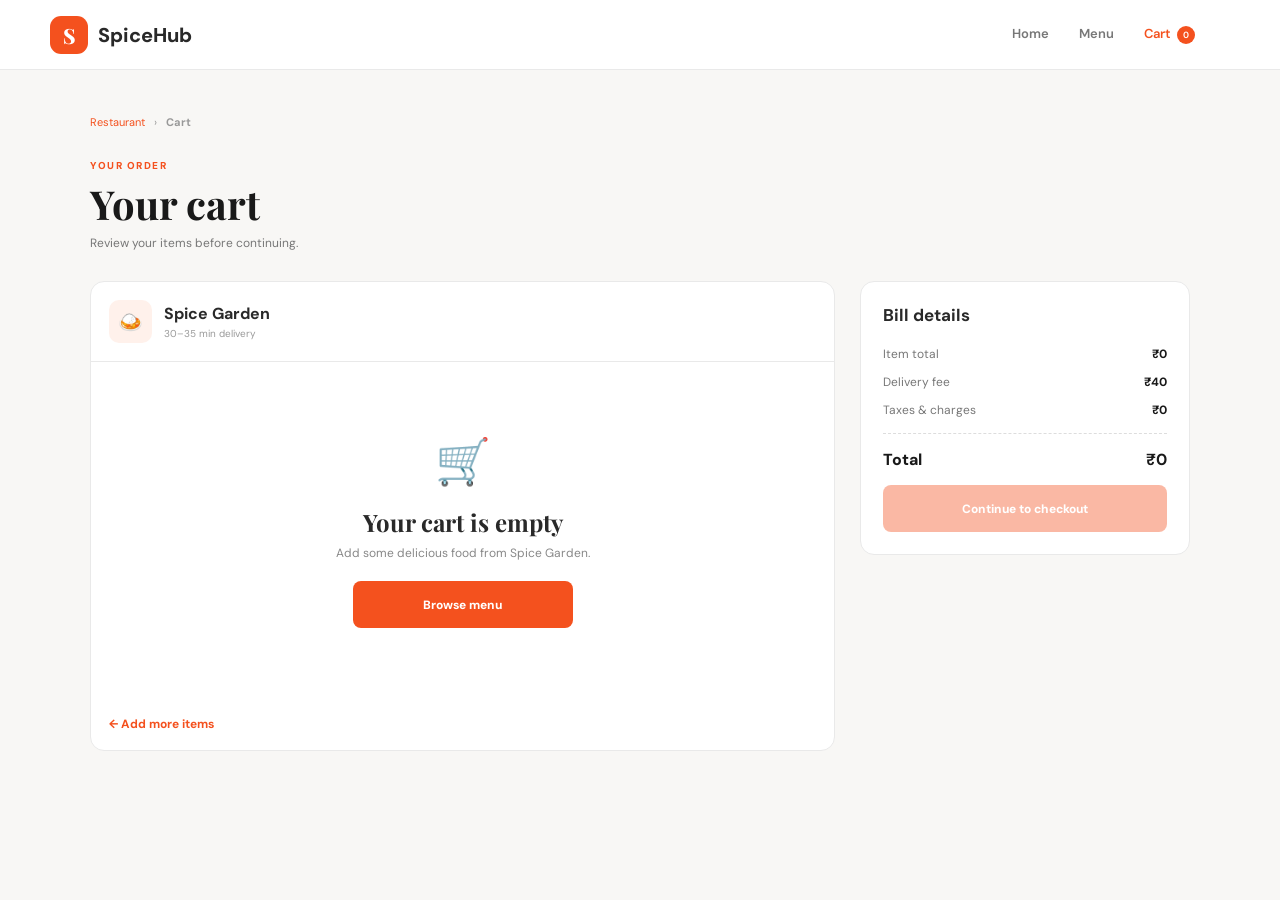
<file: cart.html>
<!DOCTYPE html>
<html lang="en">
<head>
    <meta charset="UTF-8">
    <meta name="viewport" content="width=device-width, initial-scale=1.0">
    <title>SpiceHub | Cart</title>
    <link rel="stylesheet" href="styles.css">
</head>

<body>

<header class="site-header">

    <div class="header-inner">

        <a href="index.html" class="brand">
            <span class="brand-mark">S</span>
            <span>SpiceHub</span>
        </a>

        <nav class="main-nav">

            <a href="index.html">
                Home
            </a>

            <a href="index.html#menu">
                Menu
            </a>

            <a class="active" href="cart.html">
                Cart
                <span class="nav-cart-count" id="navCartCount">
                    0
                </span>
            </a>

        </nav>

    </div>

</header>


<main class="simple-page">

    <div class="breadcrumb">

        <a href="index.html">
            Restaurant
        </a>

        <span>›</span>

        <strong>
            Cart
        </strong>

    </div>


    <div class="page-title">

        <p class="eyebrow orange">
            YOUR ORDER
        </p>

        <h1>
            Your cart
        </h1>

        <p>
            Review your items before continuing.
        </p>

    </div>


    <div class="cart-layout">

        <section class="cart-list">

            <div class="cart-restaurant">

                <div class="mini-restaurant-icon">
                    🍛
                </div>

                <div>

                    <strong>
                        Spice Garden
                    </strong>

                    <span>
                        30–35 min delivery
                    </span>

                </div>

            </div>


            <div id="cartItems"></div>


            <div class="continue-shopping">

                <a href="index.html#menu">
                    ← Add more items
                </a>

            </div>

        </section>


        <aside class="bill-card">

            <h2>
                Bill details
            </h2>


            <div class="bill-line">

                <span>
                    Item total
                </span>

                <strong>
                    ₹<span id="itemTotal">0</span>
                </strong>

            </div>


            <div class="bill-line">

                <span>
                    Delivery fee
                </span>

                <strong>
                    ₹40
                </strong>

            </div>


            <div class="bill-line">

                <span>
                    Taxes & charges
                </span>

                <strong>
                    ₹<span id="tax">0</span>
                </strong>

            </div>


            <div class="bill-divider"></div>


            <div class="bill-total">

                <span>
                    Total
                </span>

                <strong>
                    ₹<span id="grandTotal">0</span>
                </strong>

            </div>


            <a
                href="checkout.html"
                class="primary-button"
                id="checkoutLink"
            >
                Continue to checkout
            </a>

        </aside>

    </div>

</main>


<script src="cart.js"></script>

</body>
</html>
</file>
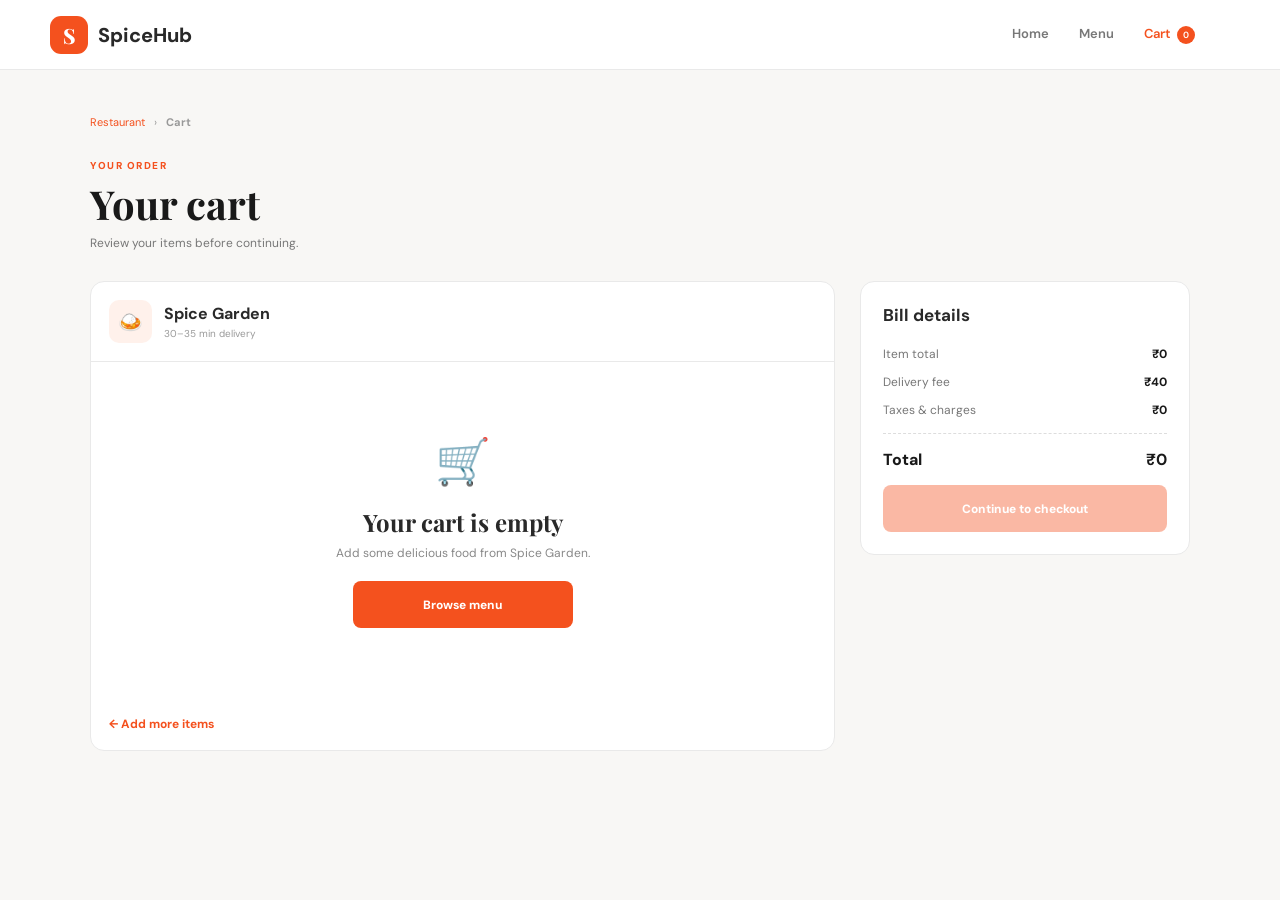
<file: checkout.html>
<!DOCTYPE html>
<html lang="en">
<head>
    <meta charset="UTF-8">
    <meta name="viewport" content="width=device-width, initial-scale=1.0">
    <title>SpiceHub | Checkout</title>
    <link rel="stylesheet" href="styles.css">
</head>

<body>

<header class="site-header">

    <div class="header-inner">

        <a href="index.html" class="brand">
            <span class="brand-mark">S</span>
            <span>SpiceHub</span>
        </a>


        <div class="checkout-progress">

            <span class="done">
                Cart
            </span>

            <i>→</i>

            <span class="current">
                Checkout
            </span>

            <i>→</i>

            <span>
                Confirmation
            </span>

        </div>

    </div>

</header>


<main class="simple-page checkout-page">

    <div class="page-title">

        <p class="eyebrow orange">
            CHECKOUT
        </p>

        <h1>
            Complete your order
        </h1>

        <p>
            Enter your delivery details and select a payment method.
        </p>

    </div>


    <form id="checkoutForm">

        <div class="checkout-layout">


            <section class="checkout-left">


                <div class="checkout-card">

                    <div class="card-heading">

                        <span class="number">
                            1
                        </span>

                        <div>

                            <h2>
                                Delivery details
                            </h2>

                            <p>
                                Where should we deliver your food?
                            </p>

                        </div>

                    </div>


                    <div class="form-grid">

                        <div class="form-group full">

                            <label>
                                Full name
                            </label>

                            <input
                                id="customerName"
                                type="text"
                                placeholder="Enter your full name"
                                required
                            >

                        </div>


                        <div class="form-group">

                            <label>
                                Phone number
                            </label>

                            <input
                                id="customerPhone"
                                type="tel"
                                placeholder="+91 98765 43210"
                                required
                            >

                        </div>


                        <div class="form-group">

                            <label>
                                PIN code
                            </label>

                            <input
                                id="pincode"
                                type="text"
                                placeholder="600001"
                                required
                            >

                        </div>


                        <div class="form-group full">

                            <label>
                                Delivery address
                            </label>

                            <textarea
                                id="address"
                                rows="4"
                                placeholder="House number, street, area, landmark..."
                                required
                            ></textarea>

                        </div>

                    </div>

                </div>


                <div class="checkout-card">

                    <div class="card-heading">

                        <span class="number">
                            2
                        </span>

                        <div>

                            <h2>
                                Payment method
                            </h2>

                            <p>
                                Choose how you want to pay.
                            </p>

                        </div>

                    </div>


                    <label class="payment-card">

                        <input
                            type="radio"
                            name="payment"
                            value="UPI"
                            checked
                        >

                        <span class="payment-icon">
                            📱
                        </span>

                        <span class="payment-text">

                            <strong>
                                UPI
                            </strong>

                            <small>
                                Google Pay, PhonePe, Paytm
                            </small>

                        </span>

                    </label>


                    <label class="payment-card">

                        <input
                            type="radio"
                            name="payment"
                            value="Card"
                        >

                        <span class="payment-icon">
                            💳
                        </span>

                        <span class="payment-text">

                            <strong>
                                Credit / Debit Card
                            </strong>

                            <small>
                                Visa, Mastercard, RuPay
                            </small>

                        </span>

                    </label>


                    <label class="payment-card">

                        <input
                            type="radio"
                            name="payment"
                            value="Cash on Delivery"
                        >

                        <span class="payment-icon">
                            💵
                        </span>

                        <span class="payment-text">

                            <strong>
                                Cash on Delivery
                            </strong>

                            <small>
                                Pay when your order arrives
                            </small>

                        </span>

                    </label>

                </div>

            </section>


            <aside class="checkout-summary">

                <h2>
                    Order summary
                </h2>


                <div id="checkoutItems"></div>


                <div class="summary-divider"></div>


                <div class="bill-line">

                    <span>
                        Item total
                    </span>

                    <strong>
                        ₹<span id="summaryItems">0</span>
                    </strong>

                </div>


                <div class="bill-line">

                    <span>
                        Delivery fee
                    </span>

                    <strong>
                        ₹40
                    </strong>

                </div>


                <div class="bill-line">

                    <span>
                        Taxes
                    </span>

                    <strong>
                        ₹<span id="summaryTax">0</span>
                    </strong>

                </div>


                <div class="bill-divider"></div>


                <div class="bill-total">

                    <span>
                        To pay
                    </span>

                    <strong>
                        ₹<span id="summaryTotal">0</span>
                    </strong>

                </div>


                <button
                    class="primary-button"
                    type="submit"
                >
                    Place order
                </button>


                <p class="secure-note">
                    🔒 Your information is secure.
                </p>

            </aside>

        </div>

    </form>

</main>


<script src="checkout.js"></script>

</body>
</html>
</file>
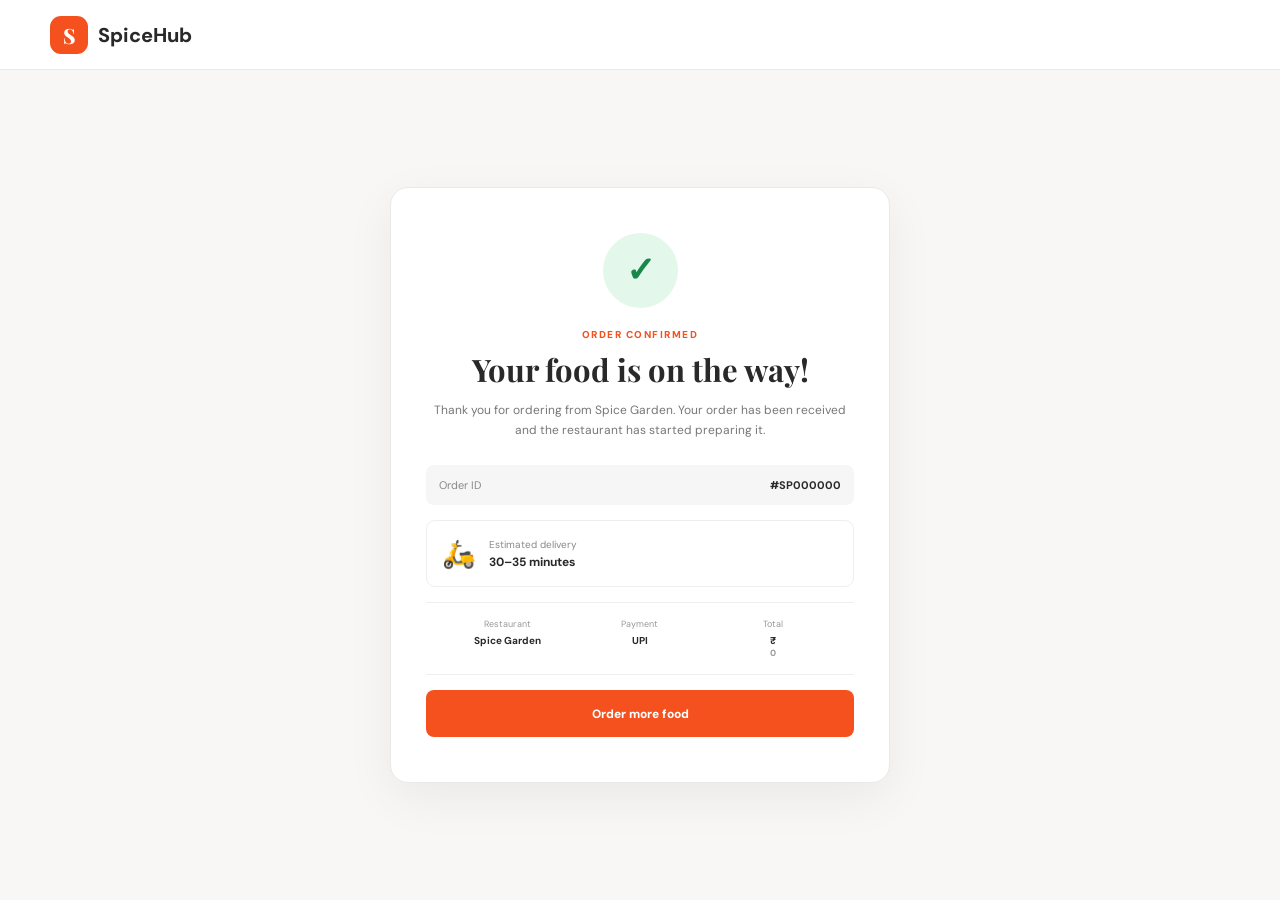
<file: order-success.html>
<!DOCTYPE html>
<html lang="en">
<head>
    <meta charset="UTF-8">
    <meta name="viewport" content="width=device-width, initial-scale=1.0">
    <title>SpiceHub | Order Confirmed</title>
    <link rel="stylesheet" href="styles.css">
</head>

<body>

<header class="site-header">

    <div class="header-inner">

        <a href="index.html" class="brand">

            <span class="brand-mark">
                S
            </span>

            <span>
                SpiceHub
            </span>

        </a>

    </div>

</header>


<main class="success-page">

    <div class="success-box">

        <div class="success-circle">
            ✓
        </div>


        <p class="eyebrow orange">
            ORDER CONFIRMED
        </p>


        <h1>
            Your food is on the way!
        </h1>


        <p class="success-message">

            Thank you for ordering from Spice Garden.
            Your order has been received and the restaurant
            has started preparing it.

        </p>


        <div class="order-id">

            <span>
                Order ID
            </span>

            <strong id="orderId">
                #SP000000
            </strong>

        </div>


        <div class="delivery-card">

            <div class="delivery-icon">
                🛵
            </div>

            <div>

                <span>
                    Estimated delivery
                </span>

                <strong>
                    30–35 minutes
                </strong>

            </div>

        </div>


        <div class="success-details">

            <div>

                <span>
                    Restaurant
                </span>

                <strong>
                    Spice Garden
                </strong>

            </div>


            <div>

                <span>
                    Payment
                </span>

                <strong id="paymentMethod">
                    UPI
                </strong>

            </div>


            <div>

                <span>
                    Total
                </span>

                <strong>
                    ₹<span id="orderTotal">0</span>
                </strong>

            </div>

        </div>


        <a
            href="index.html"
            class="primary-button"
        >
            Order more food
        </a>

    </div>

</main>


<script>

const order =
    JSON.parse(
        localStorage.getItem("lastOrder")
    );

if (order) {

    document.getElementById("orderId")
        .textContent = order.id;

    document.getElementById("paymentMethod")
        .textContent = order.payment;

    document.getElementById("orderTotal")
        .textContent = order.total;

}

</script>

</body>
</html>
</file>
<file: styles.css>
@import url(
    'https://fonts.googleapis.com/css2?family=DM+Sans:wght@400;500;600;700;800&family=Playfair+Display:wght@600;700&display=swap'
);

* {
    box-sizing: border-box;
    margin: 0;
    padding: 0;
}

:root {
    --orange: #f4511e;
    --orange-dark: #d83f10;
    --orange-soft: #fff1eb;

    --dark: #191919;
    --text: #292929;
    --muted: #777;

    --border: #e9e9e9;
    --background: #f8f7f5;

    --green: #17884a;
    --white: #ffffff;
}

body {
    background: var(--background);
    color: var(--text);

    font-family: "DM Sans", sans-serif;

    min-height: 100vh;
}

a {
    color: inherit;
    text-decoration: none;
}

button,
input,
textarea {
    font: inherit;
}

button {
    cursor: pointer;
}


/* HEADER */

.site-header {
    height: 70px;

    position: sticky;
    top: 0;
    z-index: 50;

    background: rgba(255,255,255,.97);

    border-bottom: 1px solid var(--border);

    backdrop-filter: blur(15px);
}

.header-inner {
    width: min(1180px, calc(100% - 40px));

    height: 100%;

    margin: auto;

    display: flex;
    align-items: center;
}

.brand {
    display: flex;
    align-items: center;

    gap: 10px;

    font-size: 20px;
    font-weight: 800;
}

.brand-mark {
    width: 38px;
    height: 38px;

    display: grid;
    place-items: center;

    border-radius: 11px;

    background: var(--orange);
    color: white;

    font-family: "Playfair Display", serif;
    font-size: 21px;
}

.main-nav {
    display: flex;

    gap: 30px;

    margin-left: auto;
    margin-right: 35px;
}

.main-nav a {
    color: #777;

    font-size: 13px;
    font-weight: 600;
}

.main-nav a:hover,
.main-nav a.active {
    color: var(--orange);
}

.nav-cart-count {
    display: inline-grid;
    place-items: center;

    min-width: 18px;
    height: 18px;

    margin-left: 3px;

    border-radius: 20px;

    background: var(--orange);
    color: white;

    font-size: 9px;
}

.header-cart {
    display: flex;
    align-items: center;

    gap: 7px;

    padding: 10px 14px;

    border-radius: 8px;

    background: var(--dark);
    color: white;

    font-size: 12px;
    font-weight: 700;
}


/* RESTAURANT */

.restaurant-banner {
    min-height: 370px;

    background:
        linear-gradient(
            90deg,
            rgba(0,0,0,.85),
            rgba(0,0,0,.5),
            rgba(0,0,0,.1)
        ),
        url(
            "https://images.unsplash.com/photo-1517248135467-4c7edcad34c4?auto=format&fit=crop&w=1800&q=85"
        )
        center / cover;
}

.restaurant-banner-content {
    width: min(1180px, calc(100% - 40px));

    min-height: 370px;

    margin: auto;

    display: flex;
    align-items: flex-end;

    gap: 25px;

    padding: 45px 0;
}

.restaurant-badge {
    width: 105px;
    height: 105px;

    flex-shrink: 0;

    display: grid;
    place-items: center;

    border-radius: 18px;

    background: white;

    font-size: 48px;
}

.restaurant-banner h1 {
    margin: 4px 0 10px;

    color: white;

    font-family: "Playfair Display", serif;

    font-size: clamp(38px, 5vw, 60px);
}

.restaurant-description {
    max-width: 570px;

    color: rgba(255,255,255,.82);

    font-size: 13px;

    line-height: 1.6;
}

.eyebrow {
    color: rgba(255,255,255,.7);

    font-size: 10px;
    font-weight: 800;

    letter-spacing: 1.5px;
}

.eyebrow.orange {
    color: var(--orange);
}

.restaurant-info {
    display: flex;

    gap: 18px;

    margin-top: 18px;

    color: white;

    font-size: 12px;
    font-weight: 600;
}

.restaurant-info span:first-child {
    padding: 5px 9px;

    border-radius: 5px;

    background: var(--green);
}


/* MENU */

.menu-page {
    width: min(1180px, calc(100% - 40px));

    margin: auto;

    padding: 55px 0 100px;
}

.page-heading {
    display: flex;

    align-items: flex-end;
    justify-content: space-between;

    gap: 30px;

    margin-bottom: 30px;
}

.page-heading h2,
.page-title h1 {
    margin-top: 5px;

    font-family: "Playfair Display", serif;

    color: var(--dark);
}

.page-heading h2 {
    font-size: 32px;
}

.page-heading p:not(.eyebrow),
.page-title p:not(.eyebrow) {
    color: var(--muted);

    font-size: 12px;
}

.search {
    width: 300px;
    height: 46px;

    display: flex;
    align-items: center;

    gap: 10px;

    padding: 0 14px;

    background: white;

    border: 1px solid var(--border);

    border-radius: 9px;
}

.search span {
    color: #aaa;

    font-size: 21px;
}

.search input {
    width: 100%;

    border: 0;
    outline: 0;

    font-size: 12px;
}


/* CATEGORIES */

.category-bar {
    display: flex;

    gap: 9px;

    margin-bottom: 25px;

    overflow-x: auto;

    scrollbar-width: none;
}

.category-bar::-webkit-scrollbar {
    display: none;
}

.category {
    flex-shrink: 0;

    padding: 10px 18px;

    border: 1px solid #dedede;

    border-radius: 30px;

    background: white;

    color: #666;

    font-size: 11px;
    font-weight: 700;
}

.category.active {
    border-color: var(--dark);

    background: var(--dark);
    color: white;
}


/* FOOD */

.food-grid {
    display: grid;

    grid-template-columns: repeat(2, 1fr);

    gap: 18px;
}

.food-card {
    min-height: 205px;

    display: flex;

    overflow: hidden;

    border: 1px solid var(--border);

    border-radius: 14px;

    background: white;

    transition: .25s;
}

.food-card:hover {
    transform: translateY(-4px);

    box-shadow: 0 14px 35px rgba(0,0,0,.08);
}

.food-content {
    flex: 1;

    padding: 20px;
}

.food-content h3 {
    margin: 8px 0 6px;

    font-size: 16px;
}

.food-content p {
    color: #888;

    font-size: 11px;

    line-height: 1.6;
}

.food-price {
    margin-top: 10px;

    font-size: 14px;
    font-weight: 800;
}

.veg-dot {
    width: 13px;
    height: 13px;

    display: grid;
    place-items: center;

    border: 1px solid var(--green);
}

.veg-dot::after {
    content: "";

    width: 5px;
    height: 5px;

    border-radius: 50%;

    background: var(--green);
}

.food-image {
    width: 190px;

    position: relative;
}

.food-image img {
    width: 100%;
    height: 100%;

    object-fit: cover;
}

.add-food {
    position: absolute;

    bottom: 12px;
    left: 50%;

    transform: translateX(-50%);

    min-width: 80px;

    padding: 9px 18px;

    border: 0;

    border-radius: 7px;

    background: white;
    color: var(--orange);

    font-size: 11px;
    font-weight: 800;

    box-shadow: 0 5px 15px rgba(0,0,0,.18);
}

.add-food:hover {
    background: var(--orange);
    color: white;
}


/* FLOATING CART */

.floating-cart {
    width: min(500px, calc(100% - 30px));

    position: fixed;

    left: 50%;
    bottom: 20px;

    transform: translateX(-50%);

    z-index: 40;

    display: none;

    align-items: center;
    justify-content: space-between;

    padding: 13px 18px;

    border-radius: 12px;

    background: var(--dark);
    color: white;

    box-shadow: 0 12px 35px rgba(0,0,0,.3);

    cursor: pointer;
}

.floating-cart div {
    display: flex;

    flex-direction: column;

    gap: 2px;
}

.floating-cart span {
    color: #aaa;

    font-size: 10px;
}


/* FOOTER */

.site-footer {
    padding: 35px max(20px, calc((100% - 1180px) / 2));

    display: flex;
    justify-content: space-between;

    background: #181818;

    color: white;
}

.site-footer p,
.site-footer span {
    margin-top: 4px;

    color: #888;

    font-size: 11px;
}


/* GENERAL PAGE */

.simple-page {
    width: min(1100px, calc(100% - 40px));

    margin: auto;

    padding: 45px 0 100px;
}

.breadcrumb {
    display: flex;

    gap: 9px;

    margin-bottom: 30px;

    color: #999;

    font-size: 11px;
}

.breadcrumb a {
    color: var(--orange);
}

.page-title {
    margin-bottom: 30px;
}

.page-title h1 {
    font-size: 40px;
}

.page-title > p:last-child {
    margin-top: 5px;
}


/* CART */

.cart-layout {
    display: grid;

    grid-template-columns: 1fr 330px;

    gap: 25px;

    align-items: start;
}

.cart-list,
.bill-card {
    border: 1px solid var(--border);

    border-radius: 14px;

    background: white;
}

.cart-restaurant {
    padding: 18px;

    display: flex;
    align-items: center;

    gap: 12px;

    border-bottom: 1px solid var(--border);
}

.mini-restaurant-icon {
    width: 43px;
    height: 43px;

    display: grid;
    place-items: center;

    border-radius: 10px;

    background: var(--orange-soft);

    font-size: 20px;
}

.cart-restaurant strong,
.cart-restaurant span {
    display: block;
}

.cart-restaurant span {
    margin-top: 3px;

    color: #999;

    font-size: 10px;
}

.cart-item {
    padding: 20px;

    display: grid;

    grid-template-columns: 75px 1fr auto;

    gap: 15px;

    border-bottom: 1px solid #eee;
}

.cart-item img {
    width: 75px;
    height: 75px;

    object-fit: cover;

    border-radius: 9px;
}

.cart-item h3 {
    margin-bottom: 4px;

    font-size: 14px;
}

.cart-item-price {
    color: #888;

    font-size: 11px;
}

.quantity-controls {
    margin-top: 12px;

    display: flex;
    align-items: center;

    gap: 12px;
}

.quantity-controls button {
    width: 27px;
    height: 27px;

    border: 1px solid #ddd;

    border-radius: 6px;

    background: white;
}

.quantity-controls button:hover {
    border-color: var(--orange);

    color: var(--orange);
}

.quantity-controls span {
    font-size: 12px;

    font-weight: 700;
}

.cart-item-total {
    font-size: 13px;

    font-weight: 800;
}

.continue-shopping {
    padding: 18px;

    color: var(--orange);

    font-size: 12px;
    font-weight: 700;
}


/* BILL */

.bill-card {
    padding: 22px;

    position: sticky;

    top: 90px;
}

.bill-card h2,
.checkout-summary h2 {
    margin-bottom: 20px;

    font-size: 17px;
}

.bill-line,
.bill-total {
    display: flex;

    justify-content: space-between;

    margin-bottom: 12px;

    color: #777;

    font-size: 12px;
}

.bill-line strong,
.bill-total strong {
    color: var(--dark);
}

.bill-divider {
    height: 1px;

    margin: 15px 0;

    border-top: 1px dashed #ddd;
}

.bill-total {
    color: var(--dark);

    font-size: 16px;

    font-weight: 800;
}

.primary-button {
    width: 100%;

    min-height: 47px;

    margin-top: 15px;

    display: flex;
    align-items: center;
    justify-content: center;

    border: 0;

    border-radius: 8px;

    background: var(--orange);

    color: white;

    font-size: 12px;
    font-weight: 800;
}

.primary-button:hover {
    background: var(--orange-dark);
}


/* CHECKOUT */

.checkout-progress {
    margin-left: auto;

    display: flex;
    align-items: center;

    gap: 12px;

    color: #aaa;

    font-size: 11px;
}

.checkout-progress .done {
    color: var(--green);
}

.checkout-progress .current {
    color: var(--orange);

    font-weight: 800;
}

.checkout-layout {
    display: grid;

    grid-template-columns: 1fr 340px;

    gap: 25px;

    align-items: start;
}

.checkout-left {
    display: flex;

    flex-direction: column;

    gap: 20px;
}

.checkout-card,
.checkout-summary {
    padding: 25px;

    border: 1px solid var(--border);

    border-radius: 14px;

    background: white;
}

.card-heading {
    display: flex;

    gap: 12px;

    margin-bottom: 25px;
}

.card-heading .number {
    width: 28px;
    height: 28px;

    display: grid;
    place-items: center;

    flex-shrink: 0;

    border-radius: 50%;

    background: var(--orange-soft);

    color: var(--orange);

    font-size: 11px;

    font-weight: 800;
}

.card-heading h2 {
    font-size: 16px;
}

.card-heading p {
    margin-top: 3px;

    color: #999;

    font-size: 10px;
}

.form-grid {
    display: grid;

    grid-template-columns: 1fr 1fr;

    gap: 15px;
}

.form-group {
    display: flex;

    flex-direction: column;
}

.form-group.full {
    grid-column: 1 / -1;
}

.form-group label {
    margin-bottom: 6px;

    color: #555;

    font-size: 11px;

    font-weight: 700;
}

.form-group input,
.form-group textarea {
    width: 100%;

    padding: 12px;

    border: 1px solid #ddd;

    border-radius: 8px;

    outline: 0;

    font-size: 12px;

    resize: vertical;
}

.form-group input:focus,
.form-group textarea:focus {
    border-color: var(--orange);

    box-shadow: 0 0 0 3px var(--orange-soft);
}

.payment-card {
    min-height: 65px;

    margin-bottom: 10px;

    padding: 13px;

    display: flex;
    align-items: center;

    gap: 12px;

    border: 1px solid #e4e4e4;

    border-radius: 9px;

    cursor: pointer;
}

.payment-card:has(input:checked) {
    border-color: var(--orange);

    background: var(--orange-soft);
}

.payment-card input {
    accent-color: var(--orange);
}

.payment-icon {
    font-size: 21px;
}

.payment-text {
    display: flex;

    flex-direction: column;

    gap: 3px;
}

.payment-text strong {
    font-size: 12px;
}

.payment-text small {
    color: #999;

    font-size: 9px;
}

.checkout-summary {
    position: sticky;

    top: 90px;
}

.checkout-item {
    display: flex;

    justify-content: space-between;

    margin-bottom: 12px;

    font-size: 11px;
}

.checkout-item span {
    color: #777;
}

.summary-divider {
    height: 1px;

    margin: 18px 0;

    border-top: 1px dashed #ddd;
}

.secure-note {
    margin-top: 12px;

    text-align: center;

    color: #aaa;

    font-size: 9px;
}


/* SUCCESS */

.success-page {
    min-height: calc(100vh - 70px);

    display: grid;

    place-items: center;

    padding: 50px 20px;
}

.success-box {
    width: min(500px, 100%);

    padding: 45px 35px;

    border: 1px solid var(--border);

    border-radius: 18px;

    background: white;

    text-align: center;

    box-shadow: 0 15px 50px rgba(0,0,0,.06);
}

.success-circle {
    width: 75px;
    height: 75px;

    margin: 0 auto 20px;

    display: grid;
    place-items: center;

    border-radius: 50%;

    background: #e3f7ea;

    color: var(--green);

    font-size: 35px;

    font-weight: 800;
}

.success-box h1 {
    margin: 7px 0 10px;

    font-family: "Playfair Display", serif;

    font-size: 31px;
}

.success-message {
    color: #777;

    font-size: 12px;

    line-height: 1.7;
}

.order-id {
    margin: 25px 0 15px;

    padding: 13px;

    display: flex;

    justify-content: space-between;

    border-radius: 8px;

    background: #f6f6f6;

    font-size: 11px;
}

.order-id span {
    color: #888;
}

.delivery-card {
    padding: 15px;

    display: flex;
    align-items: center;

    gap: 13px;

    border: 1px solid #eee;

    border-radius: 9px;

    text-align: left;
}

.delivery-icon {
    font-size: 27px;
}

.delivery-card span,
.delivery-card strong {
    display: block;
}

.delivery-card span {
    color: #888;

    font-size: 10px;
}

.delivery-card strong {
    margin-top: 3px;

    font-size: 12px;
}

.success-details {
    margin: 15px 0;

    padding: 15px;

    display: grid;

    grid-template-columns: repeat(3, 1fr);

    border-top: 1px solid #eee;

    border-bottom: 1px solid #eee;
}

.success-details span,
.success-details strong {
    display: block;
}

.success-details span {
    color: #999;

    font-size: 9px;
}

.success-details strong {
    margin-top: 4px;

    font-size: 10px;
}


/* EMPTY */

.empty-state {
    padding: 70px 20px;

    text-align: center;
}

.empty-state-icon {
    margin-bottom: 15px;

    font-size: 45px;
}

.empty-state h2 {
    margin-bottom: 7px;

    font-family: "Playfair Display", serif;
}

.empty-state p {
    color: #888;

    font-size: 12px;
}


/* TABLET */

@media (max-width: 800px) {

    .main-nav {
        display: none;
    }

    .header-cart {
        margin-left: auto;
    }

    .restaurant-banner-content {
        width: calc(100% - 30px);

        min-height: 330px;

        padding-bottom: 30px;
    }

    .restaurant-banner {
        min-height: 330px;
    }

    .restaurant-badge {
        width: 75px;
        height: 75px;

        font-size: 32px;
    }

    .food-grid {
        grid-template-columns: 1fr;
    }

    .cart-layout,
    .checkout-layout {
        grid-template-columns: 1fr;
    }

    .bill-card,
    .checkout-summary {
        position: static;
    }
}


/* MOBILE */

@media (max-width: 600px) {

    .header-inner,
    .menu-page,
    .simple-page {
        width: calc(100% - 28px);
    }

    .site-header {
        height: 60px;
    }

    .brand {
        font-size: 17px;
    }

    .brand-mark {
        width: 34px;
        height: 34px;
    }

    .checkout-progress {
        display: none;
    }

    .restaurant-banner {
        min-height: 300px;
    }

    .restaurant-banner-content {
        min-height: 300px;

        gap: 12px;

        align-items: flex-end;
    }

    .restaurant-banner h1 {
        font-size: 35px;
    }

    .restaurant-description {
        font-size: 10px;
    }

    .restaurant-info {
        gap: 8px;

        font-size: 9px;
    }

    .page-heading {
        display: block;
    }

    .page-heading h2 {
        font-size: 27px;
    }

    .search {
        width: 100%;

        margin-top: 18px;
    }

    .food-card {
        min-height: 170px;
    }

    .food-image {
        width: 135px;
    }

    .food-content {
        padding: 15px;
    }

    .food-content h3 {
        font-size: 14px;
    }

    .simple-page {
        padding-top: 30px;
    }

    .page-title h1 {
        font-size: 32px;
    }

    .cart-item {
        grid-template-columns: 60px 1fr;

        padding: 15px;
    }

    .cart-item img {
        width: 60px;
        height: 60px;
    }

    .cart-item-total {
        grid-column: 2;
    }

    .form-grid {
        grid-template-columns: 1fr;
    }

    .form-group.full {
        grid-column: auto;
    }

    .checkout-card,
    .checkout-summary {
        padding: 18px;
    }

    .success-box {
        padding: 35px 20px;
    }

    .success-details {
        gap: 10px;
    }

    .site-footer {
        display: block;

        padding: 30px 20px;
    }

    .site-footer div:last-child {
        margin-top: 20px;
    }
}
</file>
